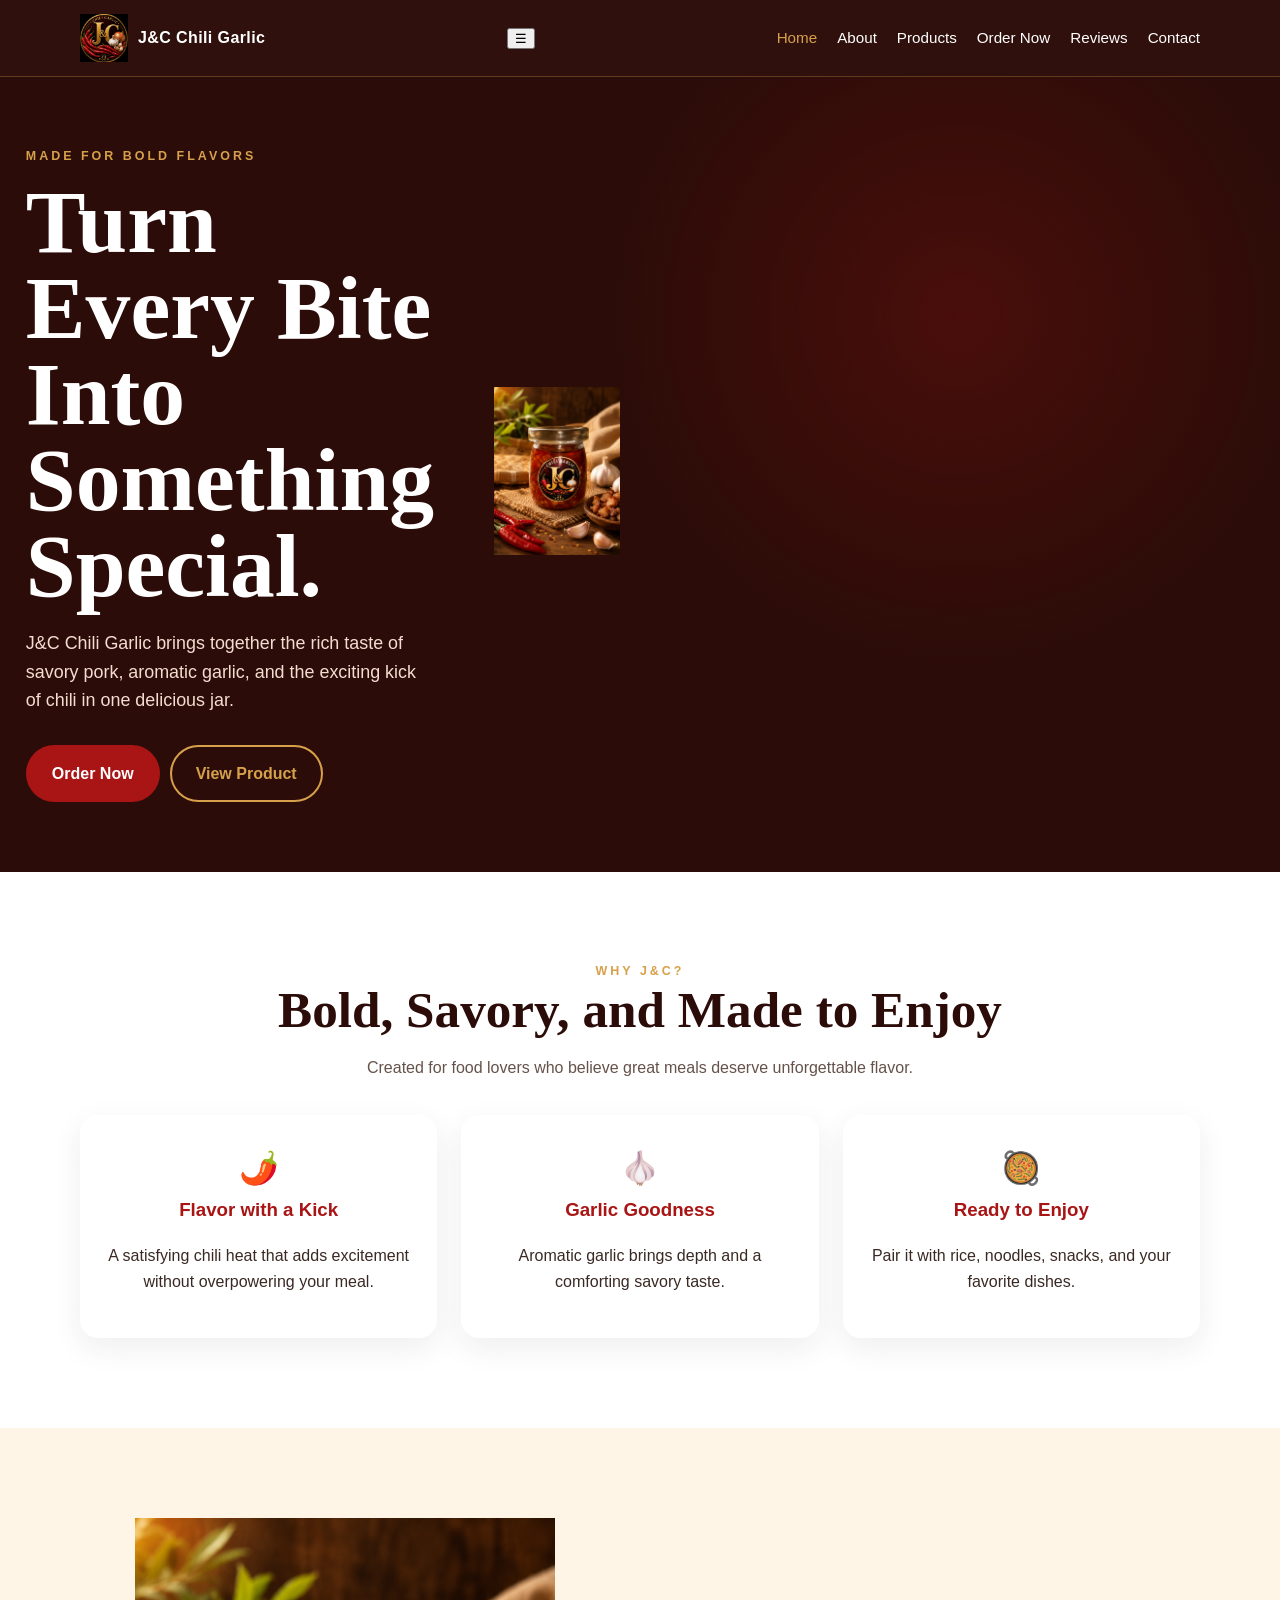
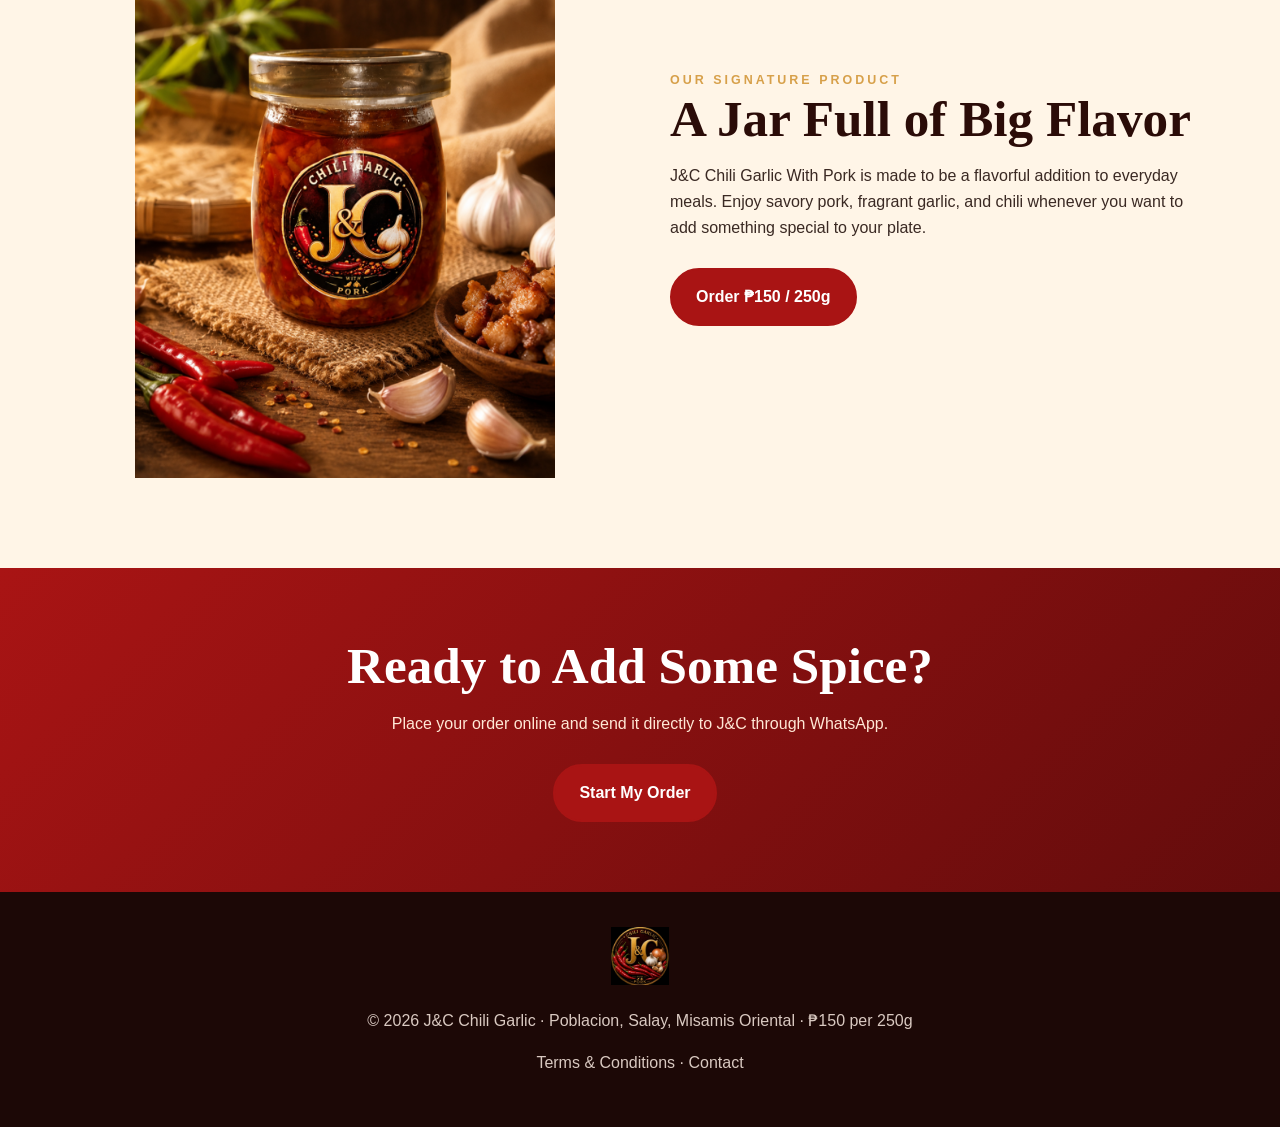
<file: index.html>
<!doctype html><html lang="en"><head><meta charset="utf-8"><meta name="viewport" content="width=device-width,initial-scale=1"><meta name="description" content="J&C Chili Garlic with Pork — bold Filipino flavor made for everyday meals."><title>J&C Chili Garlic | Home</title><link rel="stylesheet" href="style.css"></head><body><header><div class="container nav"><a class="brand" href="index.html"><img src="assets/jc-logo.png" alt="J&C Chili Garlic logo"><span>J&C Chili Garlic</span></a><button class="menu" id="menuBtn" aria-label="Open navigation menu" aria-expanded="false">☰</button><nav id="navLinks"><a class="active" href="index.html" aria-current="page">Home</a><a href="about.html">About</a><a href="products.html">Products</a><a href="order.html">Order Now</a><a href="reviews.html">Reviews</a><a href="contact.html">Contact</a></nav></div></header><main><section class="hero"><div class="container split"><div><div class="eyebrow">Made for bold flavors</div><h1>Turn Every Bite Into Something Special.</h1><p>J&amp;C Chili Garlic brings together the rich taste of savory pork, aromatic garlic, and the exciting kick of chili in one delicious jar.</p><a class="btn btn-light" href="order.html">Order Now</a><a class="btn btn-outline" href="products.html">View Product</a></div><div><img src="assets/chili-garlic-pork.png" alt="J&C Chili Garlic With Pork 250g jar"></div></div></section><section class="section alt"><div class="container center"><div class="eyebrow">Why J&amp;C?</div><h2>Bold, Savory, and Made to Enjoy</h2><p class="lead">Created for food lovers who believe great meals deserve unforgettable flavor.</p><div class="grid-3"><div class="card"><div class="feature-icon">🌶️</div><h3>Flavor with a Kick</h3><p>A satisfying chili heat that adds excitement without overpowering your meal.</p></div><div class="card"><div class="feature-icon">🧄</div><h3>Garlic Goodness</h3><p>Aromatic garlic brings depth and a comforting savory taste.</p></div><div class="card"><div class="feature-icon">🥘</div><h3>Ready to Enjoy</h3><p>Pair it with rice, noodles, snacks, and your favorite dishes.</p></div></div></div></section><section class="section"><div class="container split"><img src="assets/chili-garlic-pork.png" alt="J&C Chili Garlic With Pork"><div><div class="eyebrow">Our signature product</div><h2>A Jar Full of Big Flavor</h2><p>J&amp;C Chili Garlic With Pork is made to be a flavorful addition to everyday meals. Enjoy savory pork, fragrant garlic, and chili whenever you want to add something special to your plate.</p><a class="btn" href="order.html">Order ₱150 / 250g</a></div></div></section><section class="cta"><div class="container"><h2>Ready to Add Some Spice?</h2><p>Place your order online and send it directly to J&amp;C through WhatsApp.</p><a class="btn btn-light" href="order.html">Start My Order</a></div></section></main><footer><img src="assets/jc-logo.png" alt="J&C Chili Garlic logo"><p>© <span data-year>2026</span> J&amp;C Chili Garlic · Poblacion, Salay, Misamis Oriental · ₱150 per 250g</p><p><a href="terms.html">Terms &amp; Conditions</a> · <a href="contact.html">Contact</a></p></footer><script src="script.js"></script></body></html>
</file>
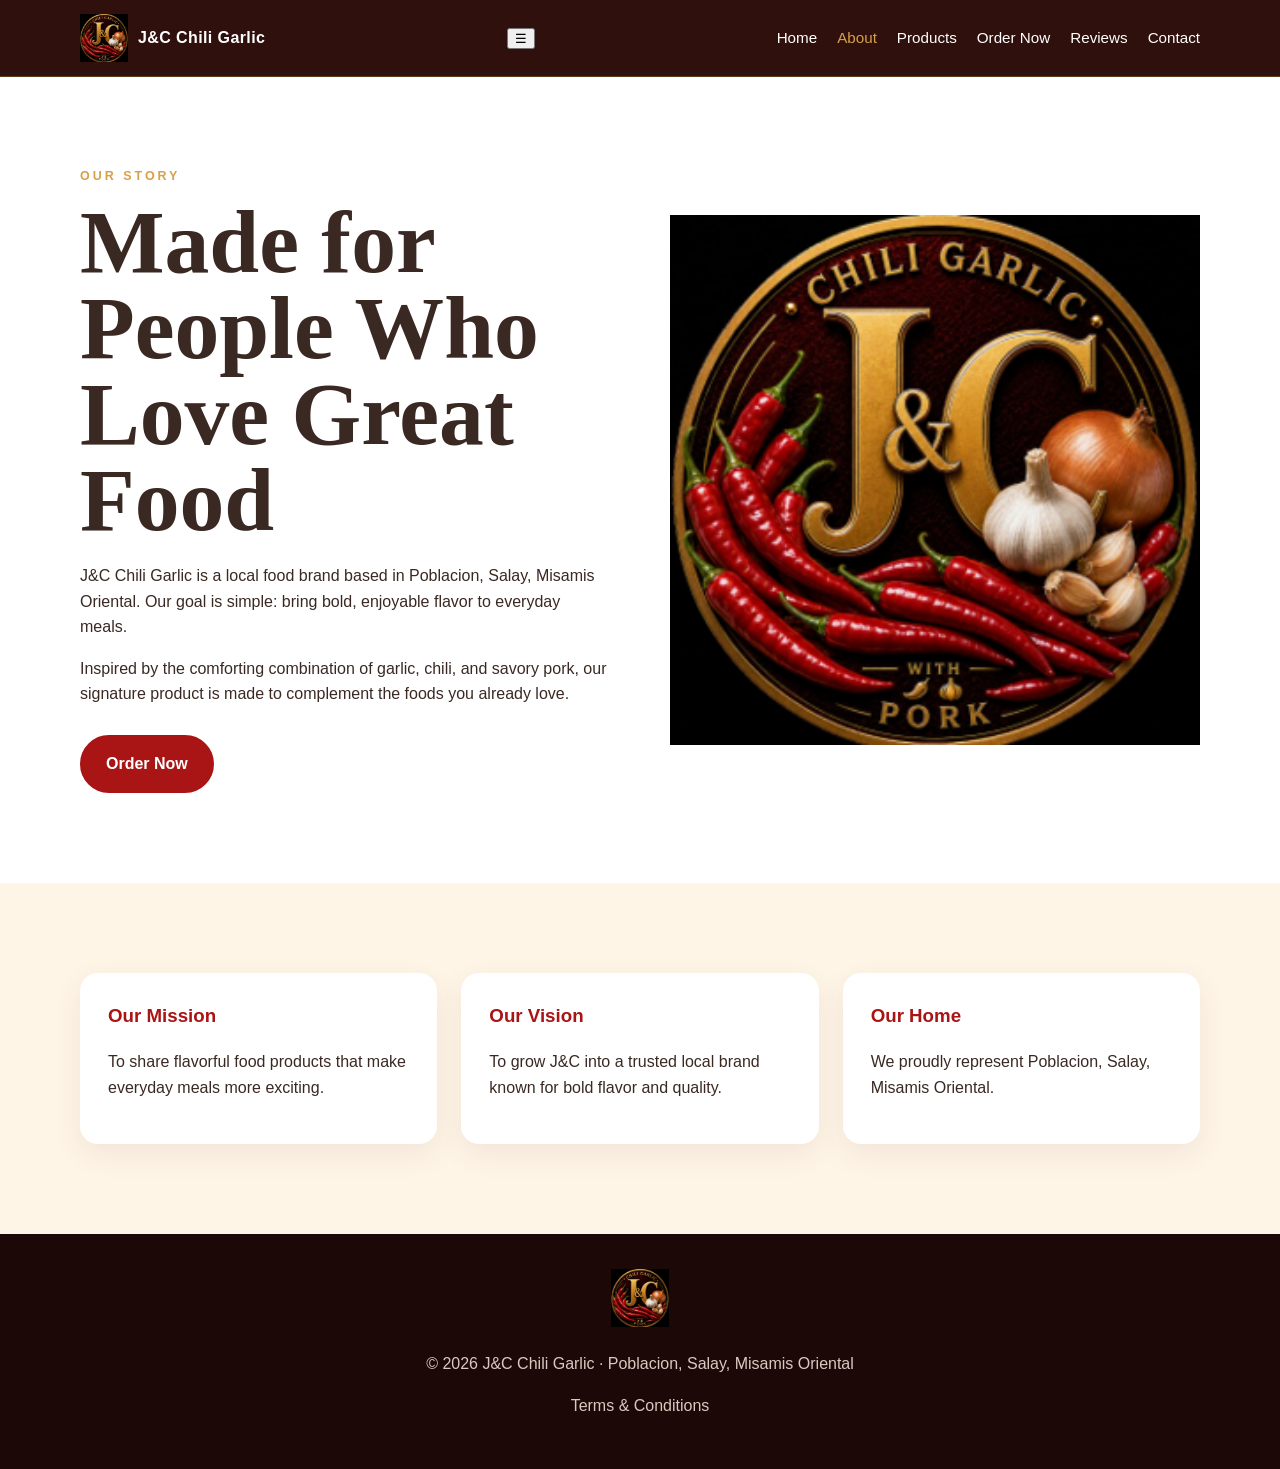
<file: about.html>
<!doctype html><html lang="en"><head><meta charset="utf-8"><meta name="viewport" content="width=device-width,initial-scale=1"><meta name="description" content="Learn about J&C Chili Garlic with Pork, a local food brand from Salay, Misamis Oriental."><title>About | J&C Chili Garlic</title><link rel="stylesheet" href="style.css"></head><body><header><div class="container nav"><a class="brand" href="index.html"><img src="assets/jc-logo.png" alt="J&C Chili Garlic logo"><span>J&C Chili Garlic</span></a><button class="menu" id="menuBtn" aria-label="Open navigation menu" aria-expanded="false">☰</button><nav id="navLinks"><a href="index.html">Home</a><a class="active" href="about.html" aria-current="page">About</a><a href="products.html">Products</a><a href="order.html">Order Now</a><a href="reviews.html">Reviews</a><a href="contact.html">Contact</a></nav></div></header><main><section class="section alt"><div class="container split"><div><div class="eyebrow">Our story</div><h1>Made for People Who Love Great Food</h1><p>J&amp;C Chili Garlic is a local food brand based in Poblacion, Salay, Misamis Oriental. Our goal is simple: bring bold, enjoyable flavor to everyday meals.</p><p>Inspired by the comforting combination of garlic, chili, and savory pork, our signature product is made to complement the foods you already love.</p><a class="btn" href="order.html">Order Now</a></div><img src="assets/jc-logo.png" alt="J&C Chili Garlic logo"></div></section><section class="section"><div class="container"><div class="grid-3"><div class="card"><h3>Our Mission</h3><p>To share flavorful food products that make everyday meals more exciting.</p></div><div class="card"><h3>Our Vision</h3><p>To grow J&amp;C into a trusted local brand known for bold flavor and quality.</p></div><div class="card"><h3>Our Home</h3><p>We proudly represent Poblacion, Salay, Misamis Oriental.</p></div></div></div></section></main><footer><img src="assets/jc-logo.png" alt="J&C Chili Garlic logo"><p>© <span data-year>2026</span> J&amp;C Chili Garlic · Poblacion, Salay, Misamis Oriental</p><p><a href="terms.html">Terms &amp; Conditions</a></p></footer><script src="script.js"></script></body></html>
</file>
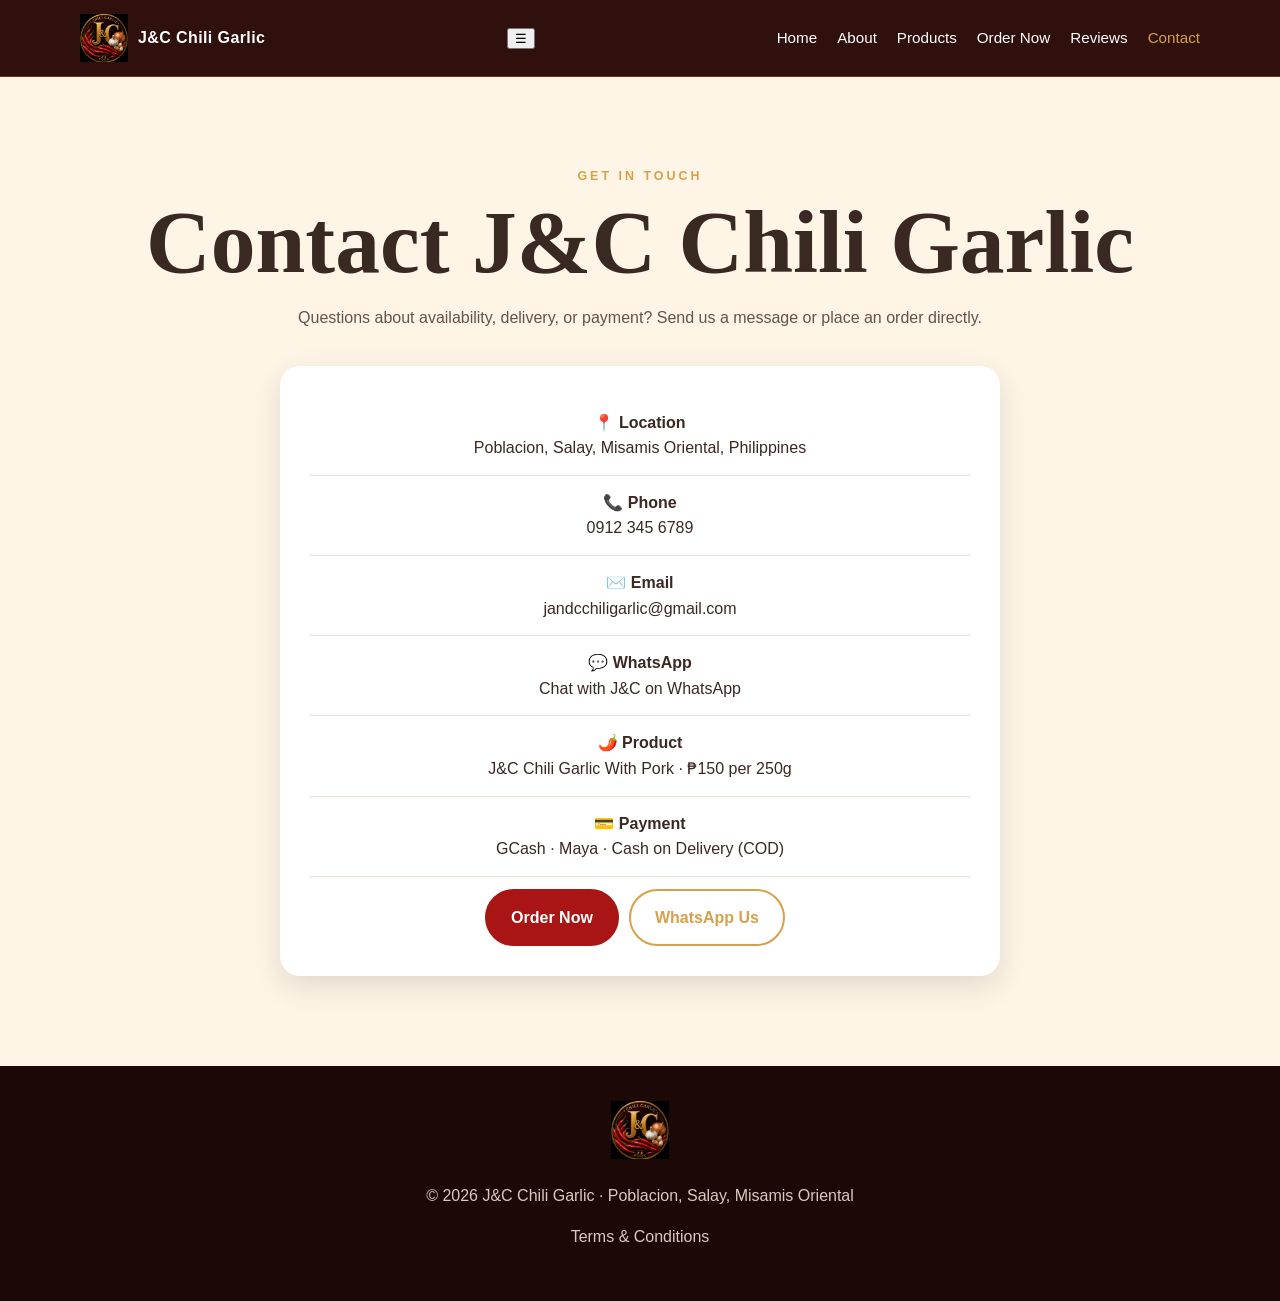
<file: contact.html>
<!doctype html><html lang="en"><head><meta charset="utf-8"><meta name="viewport" content="width=device-width,initial-scale=1"><meta name="description" content="Contact J&C Chili Garlic with Pork in Poblacion, Salay, Misamis Oriental."><title>Contact | J&C Chili Garlic</title><link rel="stylesheet" href="style.css"></head><body><header><div class="container nav"><a class="brand" href="index.html"><img src="assets/jc-logo.png" alt="J&C Chili Garlic logo"><span>J&C Chili Garlic</span></a><button class="menu" id="menuBtn" aria-label="Open navigation menu" aria-expanded="false">☰</button><nav id="navLinks"><a href="index.html">Home</a><a href="about.html">About</a><a href="products.html">Products</a><a href="order.html">Order Now</a><a href="reviews.html">Reviews</a><a class="active" href="contact.html" aria-current="page">Contact</a></nav></div></header><main><section class="section"><div class="container center"><div class="eyebrow">Get in touch</div><h1>Contact J&amp;C Chili Garlic</h1><p class="lead">Questions about availability, delivery, or payment? Send us a message or place an order directly.</p><div class="contact-box"><div class="contact-item"><strong>📍 Location</strong><br>Poblacion, Salay, Misamis Oriental, Philippines</div><div class="contact-item"><strong>📞 Phone</strong><br><a data-phone href="tel:09123456789">0912 345 6789</a></div><div class="contact-item"><strong>✉️ Email</strong><br><a href="mailto:jandcchiligarlic@gmail.com">jandcchiligarlic@gmail.com</a></div><div class="contact-item"><strong>💬 WhatsApp</strong><br><a href="https://wa.me/639652591233" target="_blank" rel="noopener">Chat with J&amp;C on WhatsApp</a></div><div class="contact-item"><strong>🌶️ Product</strong><br>J&amp;C Chili Garlic With Pork · ₱150 per 250g</div><div class="contact-item"><strong>💳 Payment</strong><br>GCash · Maya · Cash on Delivery (COD)</div><div class="actions"><a class="btn" href="order.html">Order Now</a><a class="btn btn-outline" href="https://wa.me/639652591233" target="_blank" rel="noopener">WhatsApp Us</a></div></div></div></section></main><footer><img src="assets/jc-logo.png" alt="J&C Chili Garlic logo"><p>© <span data-year>2026</span> J&C Chili Garlic · Poblacion, Salay, Misamis Oriental</p><p><a href="terms.html">Terms &amp; Conditions</a></p></footer><script src="script.js"></script></body></html>
</file>
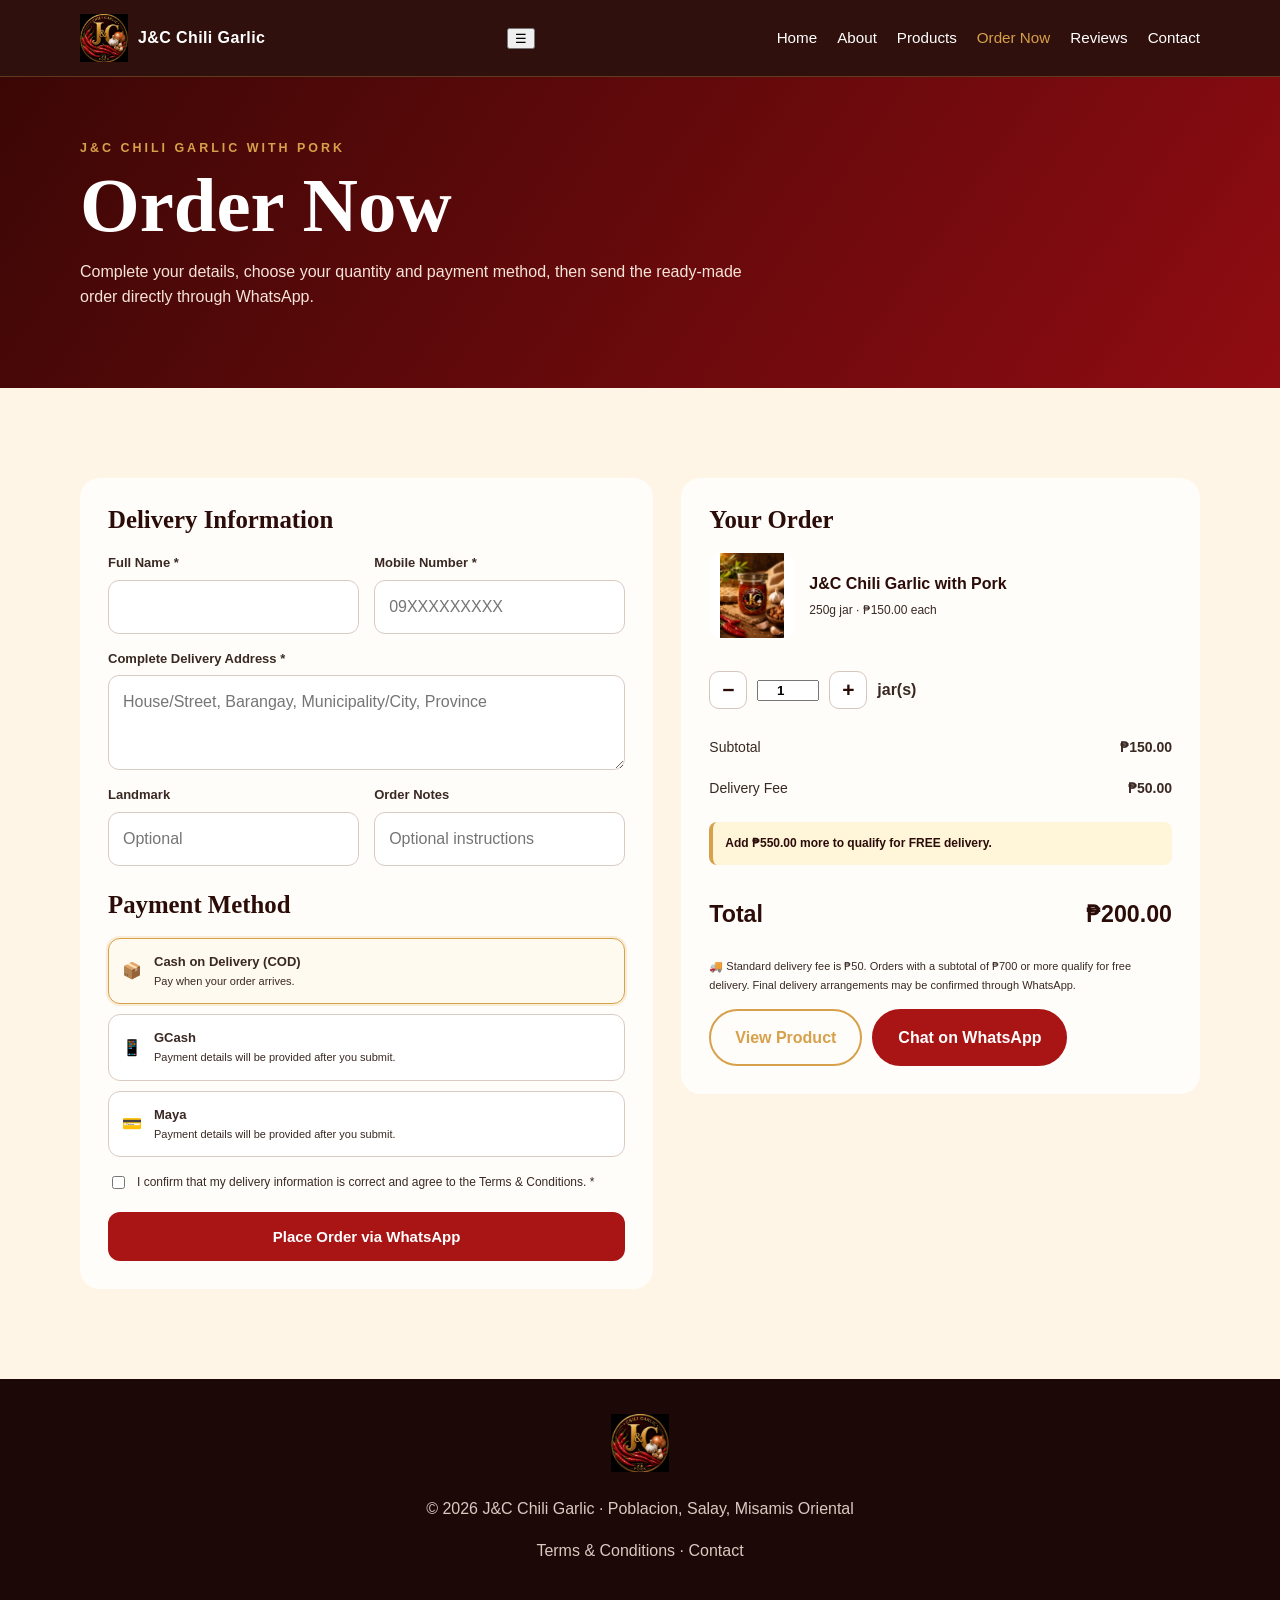
<file: order.html>
<!doctype html>
<html lang="en">
<head>
<meta charset="utf-8"><meta name="viewport" content="width=device-width,initial-scale=1">
<meta name="description" content="Order J&C Chili Garlic with Pork online. ₱150 per 250g jar. Free delivery for orders of ₱700 or more.">
<title>Order Now | J&C Chili Garlic with Pork</title>
<link rel="stylesheet" href="style.css">
<style>
.order-hero{background:linear-gradient(125deg,#3b0705,#8f0c12);color:#fff;padding:62px 0}.order-hero h1{font-size:clamp(2.8rem,6vw,5rem);margin:10px 0}.order-hero p{max-width:680px;color:#f8e4d8}.order-wrap{display:grid;grid-template-columns:1.05fr .95fr;gap:28px;align-items:start}.order-card{background:var(--white);border:1px solid var(--line);border-radius:20px;box-shadow:var(--shadow);padding:28px}.order-card h2{font-size:1.55rem;margin-bottom:20px}.form-grid{display:grid;grid-template-columns:1fr 1fr;gap:15px}.field{display:flex;flex-direction:column;gap:6px}.field.full{grid-column:1/-1}.field label{font-size:13px;font-weight:800}.field input,.field textarea,.field select{width:100%;padding:13px 14px;border:1px solid #dacbc2;border-radius:11px;background:#fff;color:var(--text);font:inherit}.field textarea{min-height:95px;resize:vertical}.field small{font-size:11px;color:var(--muted)}.qty-row{display:flex;align-items:center;gap:10px}.qty-btn{width:38px;height:38px;border:1px solid #d7c6bc;background:#fff;border-radius:10px;font-size:21px;font-weight:800;color:var(--deep);cursor:pointer}.qty-input{width:62px!important;text-align:center;font-weight:800}.summary-line{display:flex;justify-content:space-between;gap:15px;padding:9px 0;color:var(--muted);font-size:14px}.summary-total{border-top:1px solid var(--line);margin-top:8px;padding-top:17px;font-size:1.45rem;font-weight:900;color:var(--deep)}.free-note{background:#fff5d8;border-left:4px solid var(--gold);border-radius:8px;padding:12px;margin:14px 0;font-size:12px;font-weight:800;color:var(--deep)}.payment-grid{display:grid;gap:10px}.payment-option input{position:absolute;opacity:0}.payment-label{display:flex;gap:12px;align-items:center;border:1px solid #dacbc2;border-radius:12px;padding:13px;cursor:pointer;background:#fff}.payment-option input:checked+.payment-label{border-color:var(--gold);box-shadow:0 0 0 2px rgba(216,163,62,.18);background:#fffaf0}.payment-label strong{display:block;font-size:13px}.payment-label span{font-size:11px;color:var(--muted)}.submit{width:100%;border:0;border-radius:12px;padding:16px;background:var(--red);color:#fff;font-weight:900;cursor:pointer;margin-top:20px;font-size:15px}.submit:hover{background:#c51b2a}.check{display:flex;gap:9px;align-items:flex-start;font-size:12px;color:var(--muted);margin-top:16px}.check input{margin-top:3px}.success{display:none;margin-top:18px;background:#edf7ed;border:1px solid #b7d7b8;color:#285c2b;padding:16px;border-radius:12px;font-size:13px}.success.show{display:block}.actions{display:flex;gap:10px;flex-wrap:wrap;margin-top:14px}.actions .btn{margin:0}.product-mini{display:flex;gap:15px;align-items:center;border-bottom:1px solid var(--line);padding-bottom:18px;margin-bottom:15px}.product-mini img{width:85px;height:85px;object-fit:contain;background:#fff;border-radius:12px}.product-mini h3{margin:0 0 4px;color:var(--deep);font-size:1rem}.product-mini p{margin:0;color:var(--muted);font-size:12px}.secure{font-size:11px;color:var(--muted);margin-top:15px;line-height:1.7}.invalid{border-color:var(--red)!important}.error{display:none;color:var(--red);font-size:11px}.invalid+.error{display:block}.order-ref{font-weight:900;color:var(--deep)}@media(max-width:850px){.order-wrap{grid-template-columns:1fr}}@media(max-width:560px){.form-grid{grid-template-columns:1fr}.field.full{grid-column:auto}.order-card{padding:21px}}
</style>
</head>
<body>
<header><div class="container nav">
<a class="brand" href="index.html"><img src="assets/jc-logo.png" alt="J&C Chili Garlic logo"><span>J&C Chili Garlic</span></a>
<button class="menu" id="menuBtn" aria-label="Open navigation menu" aria-expanded="false">☰</button>
<nav id="navLinks" aria-label="Main navigation"><a href="index.html">Home</a><a href="about.html">About</a><a href="products.html">Products</a><a class="active" href="order.html" aria-current="page">Order Now</a><a href="reviews.html">Reviews</a><a href="contact.html">Contact</a></nav>
</div></header>

<main>
<section class="order-hero"><div class="container"><div class="eyebrow">J&C Chili Garlic with Pork</div><h1>Order Now</h1><p>Complete your details, choose your quantity and payment method, then send the ready-made order directly through WhatsApp.</p></div></section>
<section class="section"><div class="container order-wrap">
<form class="order-card" id="orderForm" novalidate>
<h2>Delivery Information</h2>
<div class="form-grid">
<div class="field"><label for="name">Full Name *</label><input id="name" name="name" autocomplete="name" required><small class="error">Please enter your full name.</small></div>
<div class="field"><label for="phone">Mobile Number *</label><input id="phone" name="phone" type="tel" inputmode="tel" autocomplete="tel" placeholder="09XXXXXXXXX" required><small class="error">Please enter a valid Philippine mobile number.</small></div>
<div class="field full"><label for="address">Complete Delivery Address *</label><textarea id="address" name="address" autocomplete="street-address" placeholder="House/Street, Barangay, Municipality/City, Province" required></textarea><small class="error">Please enter your complete delivery address.</small></div>
<div class="field"><label for="landmark">Landmark</label><input id="landmark" name="landmark" placeholder="Optional"></div>
<div class="field"><label for="notes">Order Notes</label><input id="notes" name="notes" placeholder="Optional instructions"></div>
</div>
<div style="margin-top:25px"><h2>Payment Method</h2><div class="payment-grid">
<label class="payment-option"><input type="radio" name="payment" value="Cash on Delivery (COD)" checked><span class="payment-label"><b>📦</b><span><strong>Cash on Delivery (COD)</strong><span>Pay when your order arrives.</span></span></span></label>
<label class="payment-option"><input type="radio" name="payment" value="GCash"><span class="payment-label"><b>📱</b><span><strong>GCash</strong><span>Payment details will be provided after you submit.</span></span></span></label>
<label class="payment-option"><input type="radio" name="payment" value="Maya"><span class="payment-label"><b>💳</b><span><strong>Maya</strong><span>Payment details will be provided after you submit.</span></span></span></label>
</div></div>
<label class="check"><input id="terms" type="checkbox" required><span>I confirm that my delivery information is correct and agree to the <a href="terms.html">Terms &amp; Conditions</a>. *</span></label>
<button class="submit" type="submit">Place Order via WhatsApp</button>
<div class="success" id="success" role="status" aria-live="polite"></div>
</form>

<aside class="order-card">
<h2>Your Order</h2>
<div class="product-mini"><img src="assets/chili-garlic-pork.png" alt="J&C Chili Garlic with Pork 250g"><div><h3>J&C Chili Garlic with Pork</h3><p>250g jar · ₱150.00 each</p></div></div>
<div class="qty-row"><button class="qty-btn" type="button" id="minus" aria-label="Decrease quantity">−</button><input class="qty-input" id="quantity" type="number" min="1" max="50" value="1" aria-label="Quantity"><button class="qty-btn" type="button" id="plus" aria-label="Increase quantity">+</button><strong>jar(s)</strong></div>
<div class="summary-line" style="margin-top:18px"><span>Subtotal</span><strong id="subtotal">₱150.00</strong></div><div class="summary-line"><span>Delivery Fee</span><strong id="shipping">₱50.00</strong></div><div class="free-note" id="freeNote">Add ₱550.00 more to qualify for FREE delivery.</div><div class="summary-line summary-total"><span>Total</span><strong id="total">₱200.00</strong></div>
<p class="secure">🚚 Standard delivery fee is ₱50. Orders with a subtotal of ₱700 or more qualify for free delivery. Final delivery arrangements may be confirmed through WhatsApp.</p>
<div class="actions"><a class="btn btn-outline" href="products.html">View Product</a><a class="btn" href="https://wa.me/639652591233" target="_blank" rel="noopener">Chat on WhatsApp</a></div>
</aside>
</div></section>
</main>
<footer><img src="assets/jc-logo.png" alt="J&C Chili Garlic logo"><p>© <span data-year>2026</span> J&C Chili Garlic · Poblacion, Salay, Misamis Oriental</p><p><a href="terms.html">Terms &amp; Conditions</a> · <a href="contact.html">Contact</a></p></footer>
<script src="script.js"></script>
<script>
(() => {
  const PRICE=150, SHIPPING=50, FREE_THRESHOLD=700, WHATSAPP='639652591233';
  const form=document.getElementById('orderForm'), qty=document.getElementById('quantity'), subtotalEl=document.getElementById('subtotal'), shippingEl=document.getElementById('shipping'), totalEl=document.getElementById('total'), note=document.getElementById('freeNote'), success=document.getElementById('success');
  const money=n=>new Intl.NumberFormat('en-PH',{style:'currency',currency:'PHP'}).format(n);
  function update(){let q=Math.max(1,Math.min(50,parseInt(qty.value,10)||1));qty.value=q;const sub=q*PRICE, ship=sub>=FREE_THRESHOLD?0:SHIPPING;subtotalEl.textContent=money(sub);shippingEl.textContent=ship?money(ship):'FREE';totalEl.textContent=money(sub+ship);note.textContent=ship?`Add ${money(FREE_THRESHOLD-sub)} more to qualify for FREE delivery.`:'🎉 Your order qualifies for FREE delivery!';}
  document.getElementById('minus').onclick=()=>{qty.value=Math.max(1,(parseInt(qty.value)||1)-1);update()};
  document.getElementById('plus').onclick=()=>{qty.value=Math.min(50,(parseInt(qty.value)||1)+1);update()};
  qty.addEventListener('input',update); update();
  const validPhone=v=>/^(?:\+63|63|0)9\d{9}$/.test(v.replace(/[\s-]/g,''));
  function fieldCheck(id,ok){const el=document.getElementById(id);el.classList.toggle('invalid',!ok);return ok}
  form.addEventListener('submit',e=>{
    e.preventDefault(); success.classList.remove('show');
    const name=document.getElementById('name').value.trim(), phone=document.getElementById('phone').value.trim(), address=document.getElementById('address').value.trim();
    const okName=fieldCheck('name',name.length>=2), okPhone=fieldCheck('phone',validPhone(phone)), okAddress=fieldCheck('address',address.length>=10), okTerms=document.getElementById('terms').checked;
    if(!okName||!okPhone||!okAddress||!okTerms){if(!okTerms) alert('Please accept the Terms & Conditions before placing your order.'); return;}
    const q=parseInt(qty.value,10)||1, sub=q*PRICE, ship=sub>=FREE_THRESHOLD?0:SHIPPING, total=sub+ship, payment=document.querySelector('input[name="payment"]:checked').value, landmark=document.getElementById('landmark').value.trim(), notes=document.getElementById('notes').value.trim();
    const ref='JC-'+Date.now().toString(36).toUpperCase();
    const text=`J&C CHILI GARLIC ORDER\n\nOrder Ref: ${ref}\nProduct: J&C Chili Garlic with Pork 250g\nQuantity: ${q} jar(s)\nUnit Price: ₱150.00\nSubtotal: ${money(sub)}\nDelivery: ${ship?money(ship):'FREE'}\nTOTAL: ${money(total)}\nPayment: ${payment}\n\nCUSTOMER\nName: ${name}\nMobile: ${phone}\nAddress: ${address}${landmark?'\nLandmark: '+landmark:''}${notes?'\nNotes: '+notes:''}\n\nPlease confirm my order and delivery schedule.`;
    localStorage.setItem('jc-last-order',JSON.stringify({ref,name,phone,address,landmark,notes,q,sub,ship,total,payment,created:new Date().toISOString()}));
    success.innerHTML=`<strong>Order ${ref} is ready.</strong><br>Your WhatsApp message has been prepared. Send it to J&amp;C to complete the order.`;
    success.classList.add('show');
    window.open(`https://wa.me/${WHATSAPP}?text=${encodeURIComponent(text)}`,'_blank','noopener');
  });
})();
</script>
</body></html>
</file>
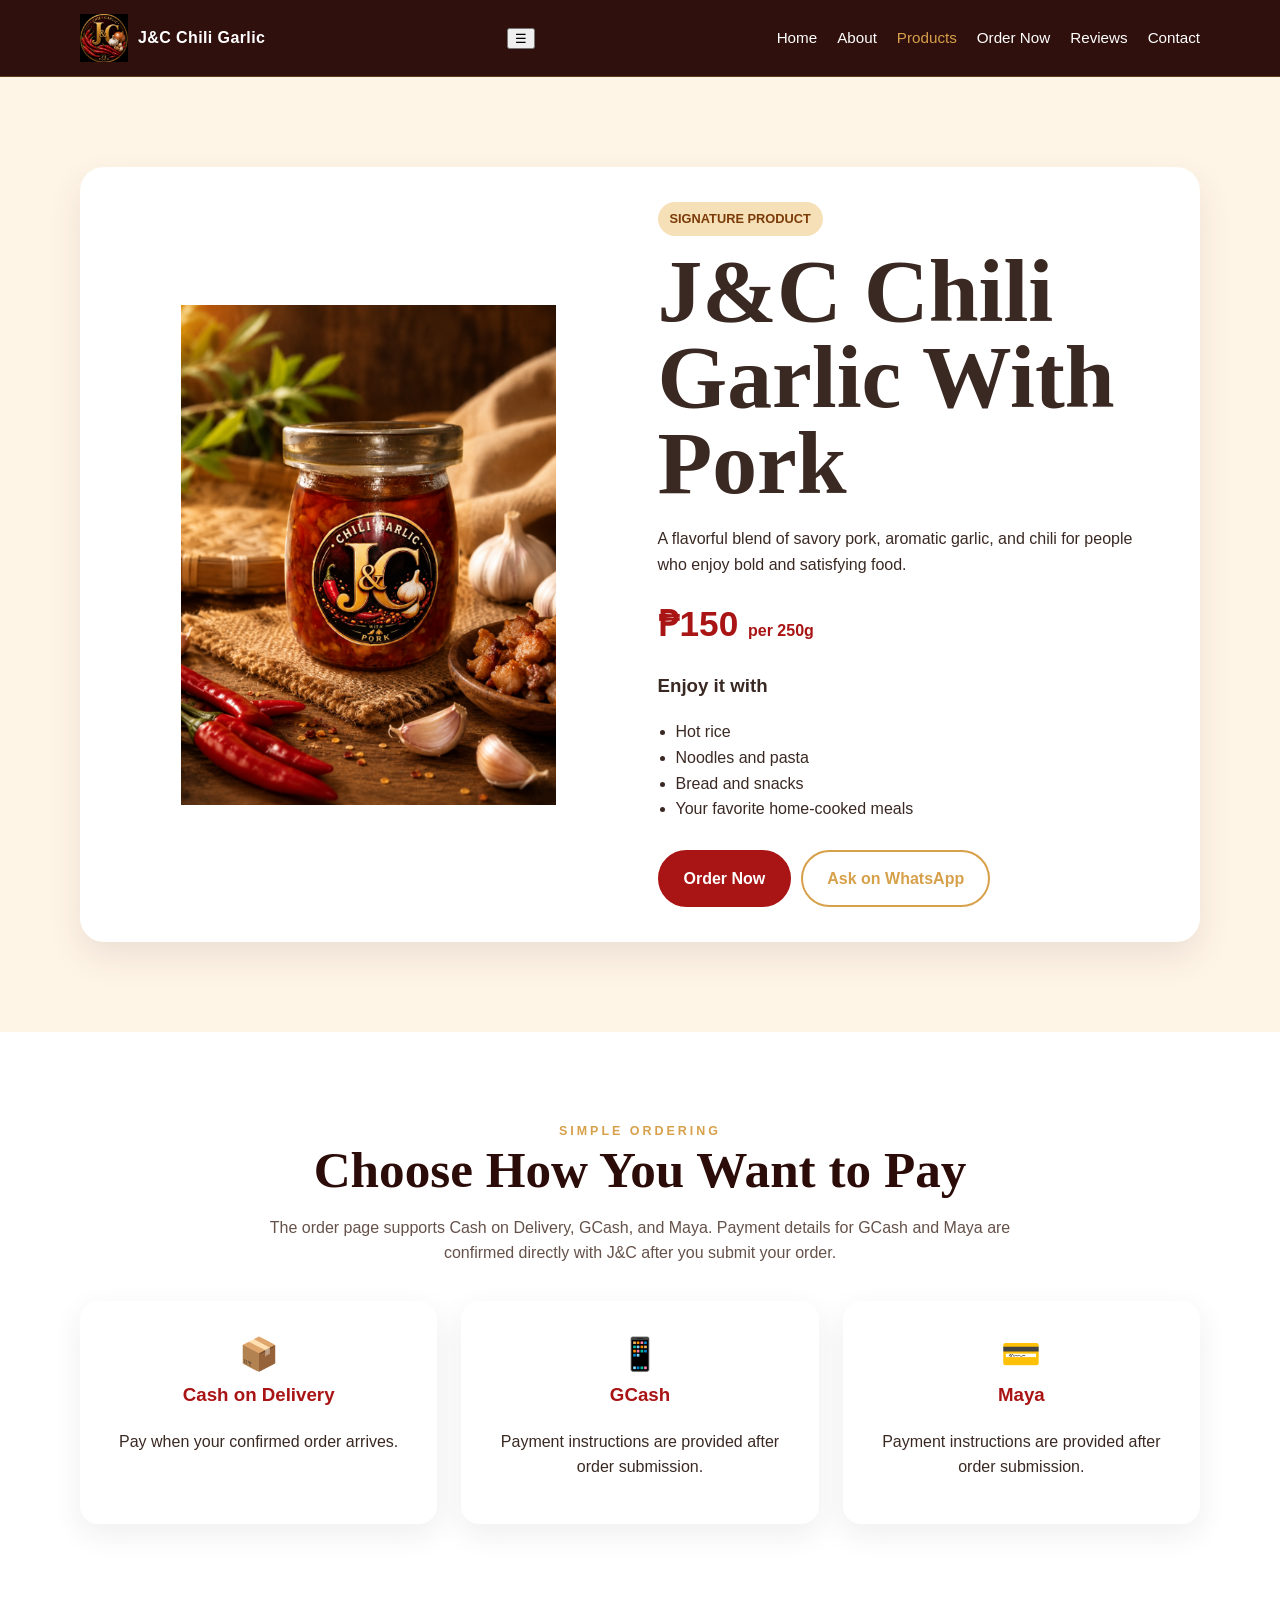
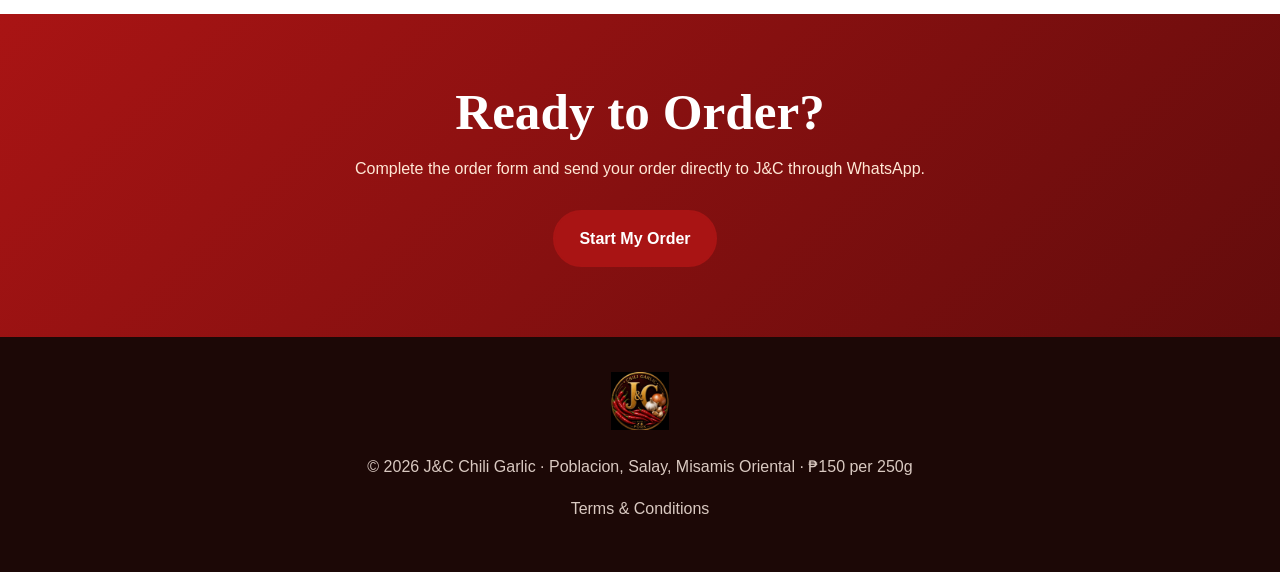
<file: products.html>
<!doctype html><html lang="en"><head><meta charset="utf-8"><meta name="viewport" content="width=device-width,initial-scale=1"><meta name="description" content="J&C Chili Garlic with Pork — 250g jar for ₱150."><title>Products | J&C Chili Garlic</title><link rel="stylesheet" href="style.css"></head><body><header><div class="container nav"><a class="brand" href="index.html"><img src="assets/jc-logo.png" alt="J&C Chili Garlic logo"><span>J&C Chili Garlic</span></a><button class="menu" id="menuBtn" aria-label="Open navigation menu" aria-expanded="false">☰</button><nav id="navLinks"><a href="index.html">Home</a><a href="about.html">About</a><a class="active" href="products.html" aria-current="page">Products</a><a href="order.html">Order Now</a><a href="reviews.html">Reviews</a><a href="contact.html">Contact</a></nav></div></header><main><section class="section"><div class="container product-card"><img src="assets/chili-garlic-pork.png" alt="J&C Chili Garlic With Pork 250g jar"><div><span class="badge">SIGNATURE PRODUCT</span><h1>J&amp;C Chili Garlic With Pork</h1><p>A flavorful blend of savory pork, aromatic garlic, and chili for people who enjoy bold and satisfying food.</p><p style="font-size:2.2rem;font-weight:900;color:var(--red);margin:18px 0">₱150 <small style="font-size:1rem;color:var(--muted)">per 250g</small></p><h3>Enjoy it with</h3><ul class="list"><li>Hot rice</li><li>Noodles and pasta</li><li>Bread and snacks</li><li>Your favorite home-cooked meals</li></ul><a class="btn" href="order.html">Order Now</a><a class="btn btn-outline" href="https://wa.me/639652591233" target="_blank" rel="noopener">Ask on WhatsApp</a></div></div></section><section class="section alt"><div class="container center"><div class="eyebrow">Simple ordering</div><h2>Choose How You Want to Pay</h2><p class="lead">The order page supports Cash on Delivery, GCash, and Maya. Payment details for GCash and Maya are confirmed directly with J&amp;C after you submit your order.</p><div class="grid-3"><div class="card"><div class="feature-icon">📦</div><h3>Cash on Delivery</h3><p>Pay when your confirmed order arrives.</p></div><div class="card"><div class="feature-icon">📱</div><h3>GCash</h3><p>Payment instructions are provided after order submission.</p></div><div class="card"><div class="feature-icon">💳</div><h3>Maya</h3><p>Payment instructions are provided after order submission.</p></div></div></div></section><section class="cta"><div class="container"><h2>Ready to Order?</h2><p>Complete the order form and send your order directly to J&amp;C through WhatsApp.</p><a class="btn btn-light" href="order.html">Start My Order</a></div></section></main><footer><img src="assets/jc-logo.png" alt="J&C Chili Garlic logo"><p>© <span data-year>2026</span> J&C Chili Garlic · Poblacion, Salay, Misamis Oriental · ₱150 per 250g</p><p><a href="terms.html">Terms &amp; Conditions</a></p></footer><script src="script.js"></script></body></html>
</file>
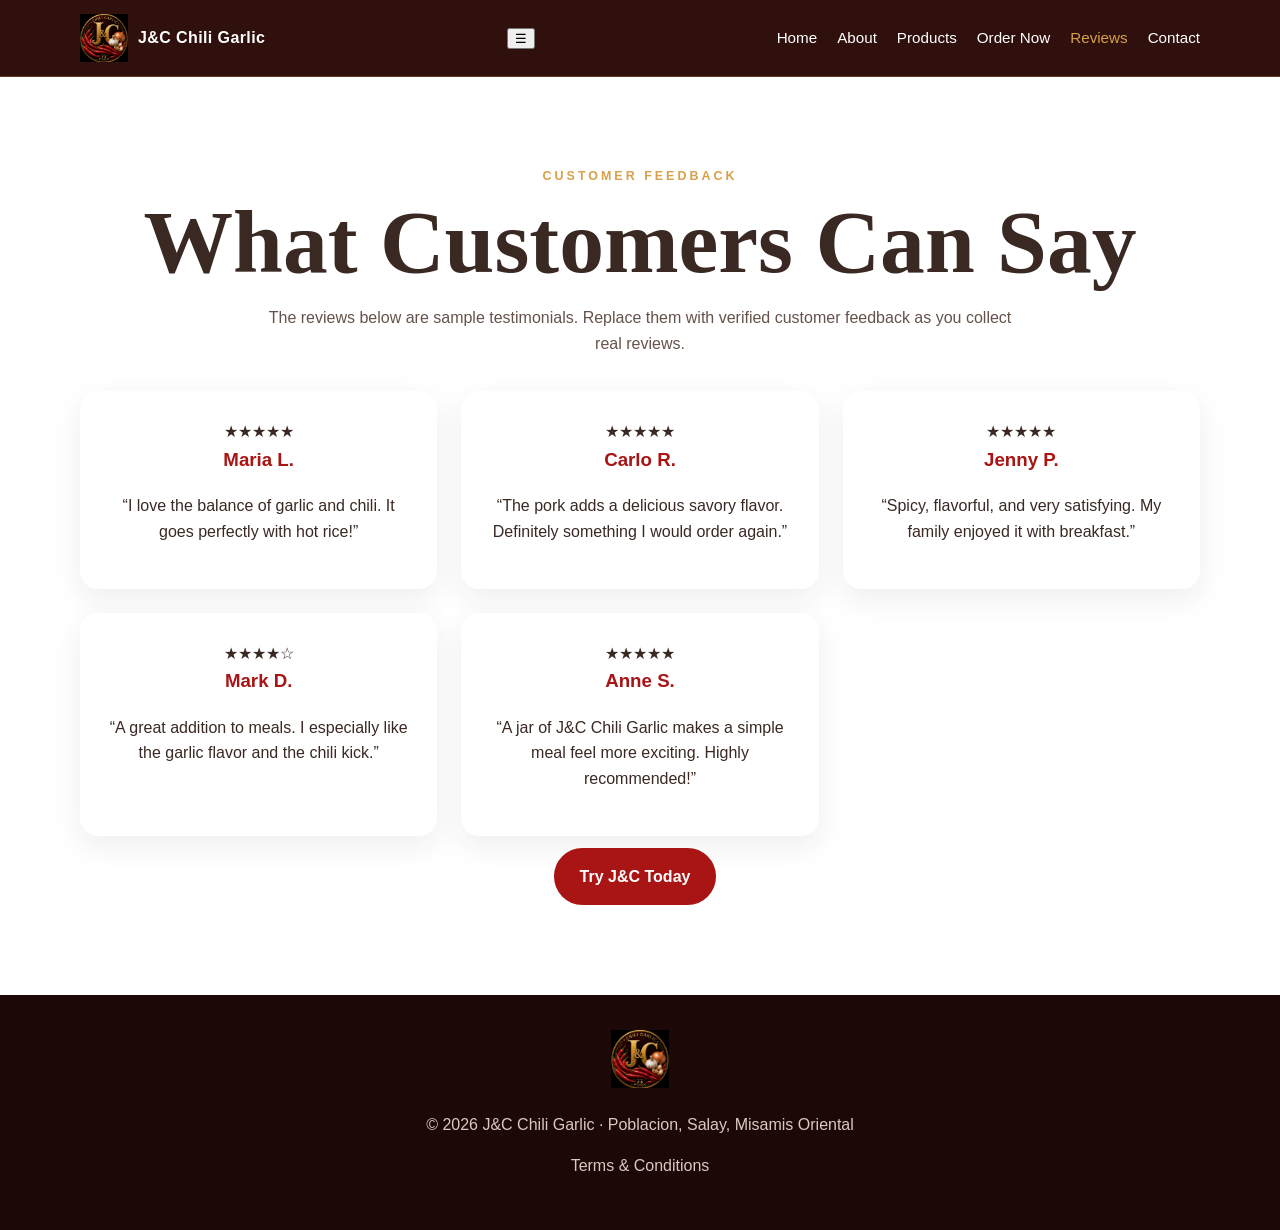
<file: reviews.html>
<!doctype html><html lang="en"><head><meta charset="utf-8"><meta name="viewport" content="width=device-width,initial-scale=1"><meta name="description" content="Customer feedback for J&C Chili Garlic with Pork."><title>Reviews | J&C Chili Garlic</title><link rel="stylesheet" href="style.css"></head><body><header><div class="container nav"><a class="brand" href="index.html"><img src="assets/jc-logo.png" alt="J&C Chili Garlic logo"><span>J&C Chili Garlic</span></a><button class="menu" id="menuBtn" aria-label="Open navigation menu" aria-expanded="false">☰</button><nav id="navLinks"><a href="index.html">Home</a><a href="about.html">About</a><a href="products.html">Products</a><a href="order.html">Order Now</a><a class="active" href="reviews.html" aria-current="page">Reviews</a><a href="contact.html">Contact</a></nav></div></header><main><section class="section alt"><div class="container center"><div class="eyebrow">Customer feedback</div><h1>What Customers Can Say</h1><p class="lead">The reviews below are sample testimonials. Replace them with verified customer feedback as you collect real reviews.</p><div class="grid-3"><div class="card"><div class="stars">★★★★★</div><h3>Maria L.</h3><p>“I love the balance of garlic and chili. It goes perfectly with hot rice!”</p></div><div class="card"><div class="stars">★★★★★</div><h3>Carlo R.</h3><p>“The pork adds a delicious savory flavor. Definitely something I would order again.”</p></div><div class="card"><div class="stars">★★★★★</div><h3>Jenny P.</h3><p>“Spicy, flavorful, and very satisfying. My family enjoyed it with breakfast.”</p></div><div class="card"><div class="stars">★★★★☆</div><h3>Mark D.</h3><p>“A great addition to meals. I especially like the garlic flavor and the chili kick.”</p></div><div class="card"><div class="stars">★★★★★</div><h3>Anne S.</h3><p>“A jar of J&amp;C Chili Garlic makes a simple meal feel more exciting. Highly recommended!”</p></div></div><a class="btn" href="order.html">Try J&amp;C Today</a></div></section></main><footer><img src="assets/jc-logo.png" alt="J&C Chili Garlic logo"><p>© <span data-year>2026</span> J&amp;C Chili Garlic · Poblacion, Salay, Misamis Oriental</p><p><a href="terms.html">Terms &amp; Conditions</a></p></footer><script src="script.js"></script></body></html>
</file>
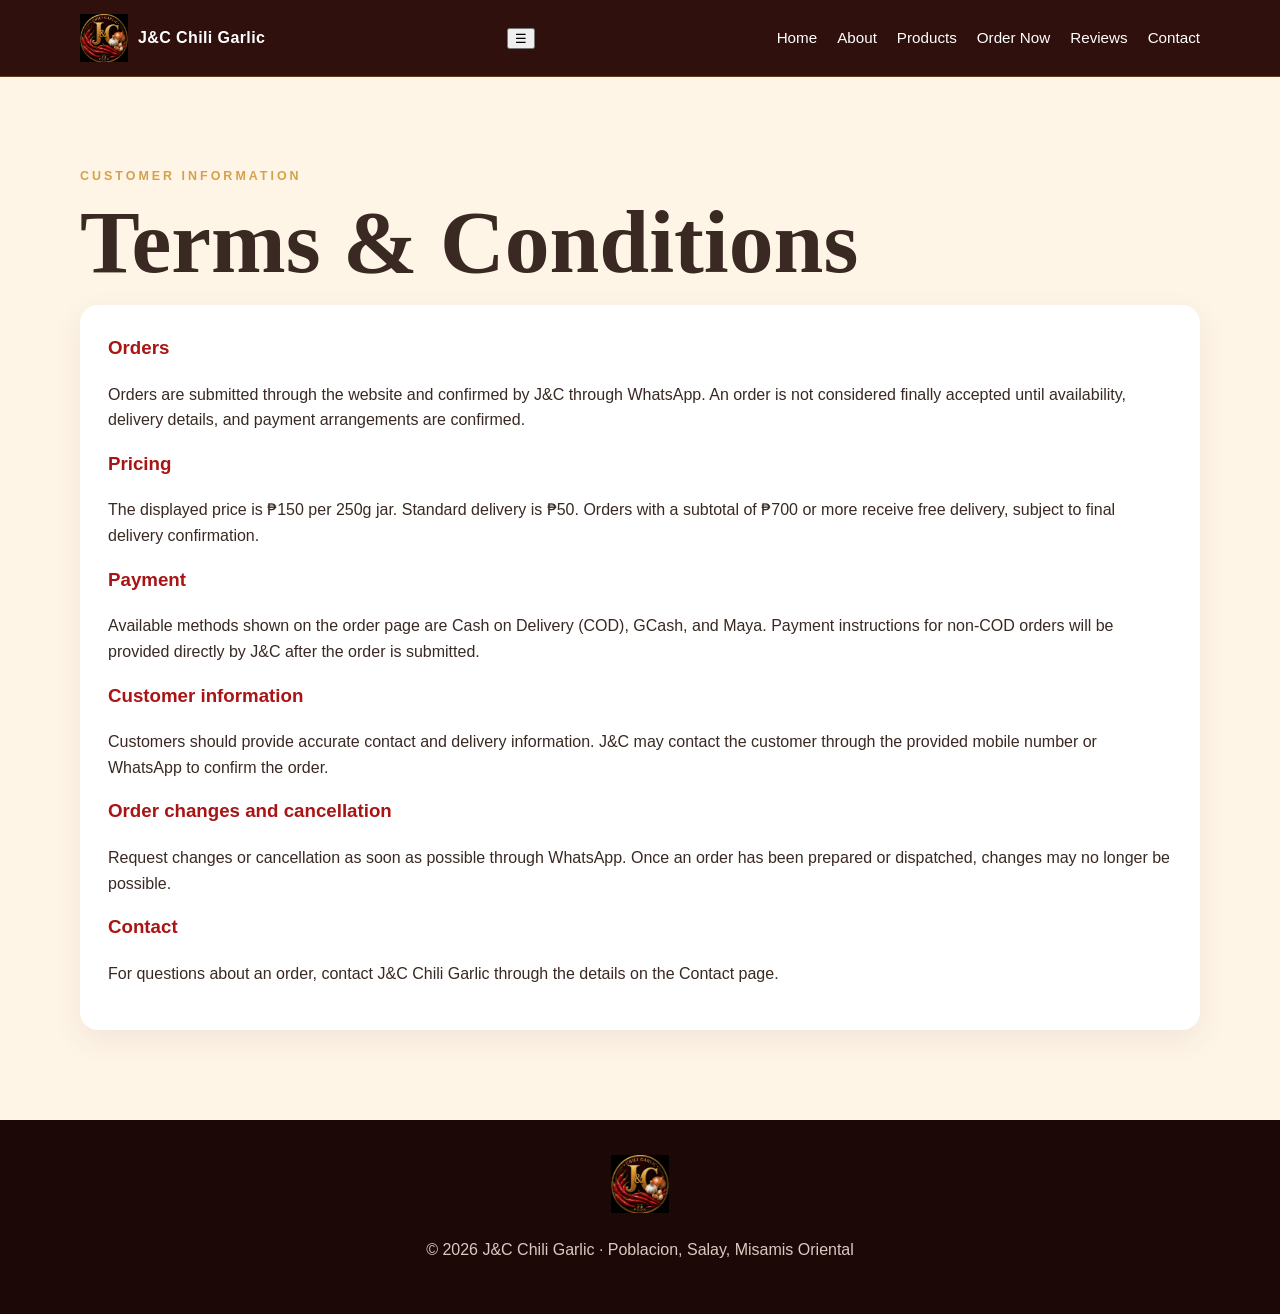
<file: terms.html>
<!doctype html><html lang="en"><head><meta charset="utf-8"><meta name="viewport" content="width=device-width,initial-scale=1"><title>Terms & Conditions | J&C Chili Garlic</title><link rel="stylesheet" href="style.css"></head><body><header><div class="container nav"><a class="brand" href="index.html"><img src="assets/jc-logo.png" alt="J&C Chili Garlic logo"><span>J&C Chili Garlic</span></a><button class="menu" id="menuBtn" aria-label="Open navigation menu" aria-expanded="false">☰</button><nav id="navLinks"><a href="index.html">Home</a><a href="about.html">About</a><a href="products.html">Products</a><a href="order.html">Order Now</a><a href="reviews.html">Reviews</a><a href="contact.html">Contact</a></nav></div></header><main><section class="section"><div class="container"><div class="eyebrow">Customer information</div><h1>Terms &amp; Conditions</h1><div class="card"><h3>Orders</h3><p>Orders are submitted through the website and confirmed by J&amp;C through WhatsApp. An order is not considered finally accepted until availability, delivery details, and payment arrangements are confirmed.</p><h3>Pricing</h3><p>The displayed price is ₱150 per 250g jar. Standard delivery is ₱50. Orders with a subtotal of ₱700 or more receive free delivery, subject to final delivery confirmation.</p><h3>Payment</h3><p>Available methods shown on the order page are Cash on Delivery (COD), GCash, and Maya. Payment instructions for non-COD orders will be provided directly by J&amp;C after the order is submitted.</p><h3>Customer information</h3><p>Customers should provide accurate contact and delivery information. J&amp;C may contact the customer through the provided mobile number or WhatsApp to confirm the order.</p><h3>Order changes and cancellation</h3><p>Request changes or cancellation as soon as possible through WhatsApp. Once an order has been prepared or dispatched, changes may no longer be possible.</p><h3>Contact</h3><p>For questions about an order, contact J&amp;C Chili Garlic through the details on the <a href="contact.html">Contact page</a>.</p></div></div></section></main><footer><img src="assets/jc-logo.png" alt="J&C logo"><p>© <span data-year>2026</span> J&C Chili Garlic · Poblacion, Salay, Misamis Oriental</p></footer><script src="script.js"></script></body></html>
</file>
<file: style.css>
:root{
  --red:#a91414;
  --deep:#2b0c08;
  --gold:#d7a04a;
  --cream:#fff5e7;
  --white:#fffdf9;
  --text:#3a2923;
}
*{box-sizing:border-box}
html{scroll-behavior:smooth}
body{margin:0;font-family:Arial,Helvetica,sans-serif;background:var(--cream);color:var(--text);line-height:1.6}
a{text-decoration:none;color:inherit}
.container{width:min(1120px,92%);margin:auto}
header{background:rgba(43,12,8,.98);color:#fff;position:sticky;top:0;z-index:20;border-bottom:1px solid rgba(215,160,74,.3)}
.nav{min-height:76px;display:flex;align-items:center;justify-content:space-between;gap:24px}
.brand{display:flex;align-items:center;gap:10px;font-weight:800;letter-spacing:.4px}
.brand img{width:48px;height:48px;object-fit:contain}
nav{display:flex;gap:20px;flex-wrap:wrap}
nav a{color:#fff;font-size:.95rem}
nav a:hover,nav a.active{color:var(--gold)}
.hero{min-height:650px;display:grid;grid-template-columns:1.05fr .95fr;align-items:center;gap:50px;padding:70px 0;background:
 radial-gradient(circle at 75% 30%,rgba(169,20,20,.24),transparent 32%),var(--deep);color:#fff;overflow:hidden}
.eyebrow{text-transform:uppercase;letter-spacing:3px;color:var(--gold);font-size:.78rem;font-weight:700}
h1{font-family:Georgia,serif;font-size:clamp(3rem,7vw,6.4rem);line-height:.96;margin:12px 0 20px}
h2{font-family:Georgia,serif;font-size:clamp(2rem,4vw,3.2rem);line-height:1.1;margin:0 0 16px;color:var(--deep)}
.hero p{font-size:1.12rem;color:#f4ddd0;max-width:580px}
.hero-image{position:relative;text-align:center}
.hero-image img{width:min(100%,500px);max-height:560px;object-fit:contain;filter:drop-shadow(0 30px 35px rgba(0,0,0,.45));position:relative;z-index:2}
.hero-image:before{content:"";position:absolute;width:420px;height:420px;border-radius:50%;background:var(--red);filter:blur(20px);opacity:.22;left:50%;top:50%;transform:translate(-50%,-50%)}
.btn{display:inline-block;padding:14px 24px;border-radius:999px;background:var(--red);color:#fff;font-weight:700;margin:12px 10px 0 0;border:2px solid var(--red);transition:.2s}
.btn:hover{transform:translateY(-2px);background:#c72424}
.btn-outline{background:transparent;border-color:var(--gold);color:var(--gold)}
.section{padding:90px 0}
.section.alt{background:#fff}
.center{text-align:center}
.lead{max-width:760px;margin:0 auto 35px;color:#65524a}
.grid-3{display:grid;grid-template-columns:repeat(3,1fr);gap:24px}
.card{background:#fff;border-radius:18px;padding:28px;box-shadow:0 10px 30px rgba(58,41,35,.08)}
.card h3{margin-top:0;color:var(--red)}
.feature-icon{font-size:2rem}
.split{display:grid;grid-template-columns:1fr 1fr;gap:60px;align-items:center}
.split img{width:100%;max-height:560px;object-fit:contain}
.product-card{display:grid;grid-template-columns:1fr 1fr;gap:35px;align-items:center;background:#fff;border-radius:24px;padding:35px;box-shadow:0 15px 35px rgba(58,41,35,.1)}
.product-card img{width:100%;max-height:500px;object-fit:contain}
.badge{display:inline-block;background:#f6e0b7;color:#7b3b08;border-radius:999px;padding:7px 12px;font-weight:700;font-size:.8rem}
.list{padding-left:18px}
.cta{background:linear-gradient(135deg,var(--red),#630c0c);color:#fff;padding:70px 0;text-align:center}
.cta h2{color:#fff}
.cta p{color:#ffe8d6}
.contact-box{background:#fff;border-radius:20px;padding:30px;max-width:720px;margin:0 auto;box-shadow:0 10px 30px rgba(0,0,0,.12)}
.contact-item{padding:14px 0;border-bottom:1px solid #eadfd7}
.contact-item:last-child{border:0}
.notice{background:#fff3cd;border-left:4px solid var(--gold);padding:15px 18px;border-radius:8px;margin-top:22px}
footer{background:#1c0806;color:#d9c9c1;padding:35px 0;text-align:center}
footer img{width:58px;height:58px;object-fit:contain}
@media(max-width:800px){
  .nav{padding:10px 0;align-items:flex-start;flex-direction:column}
  nav{gap:13px}
  .hero,.split,.product-card{grid-template-columns:1fr}
  .hero{padding:60px 0 40px;text-align:center}
  .hero p{margin-left:auto;margin-right:auto}
  .grid-3{grid-template-columns:1fr}
  .section{padding:65px 0}
}
</file>
